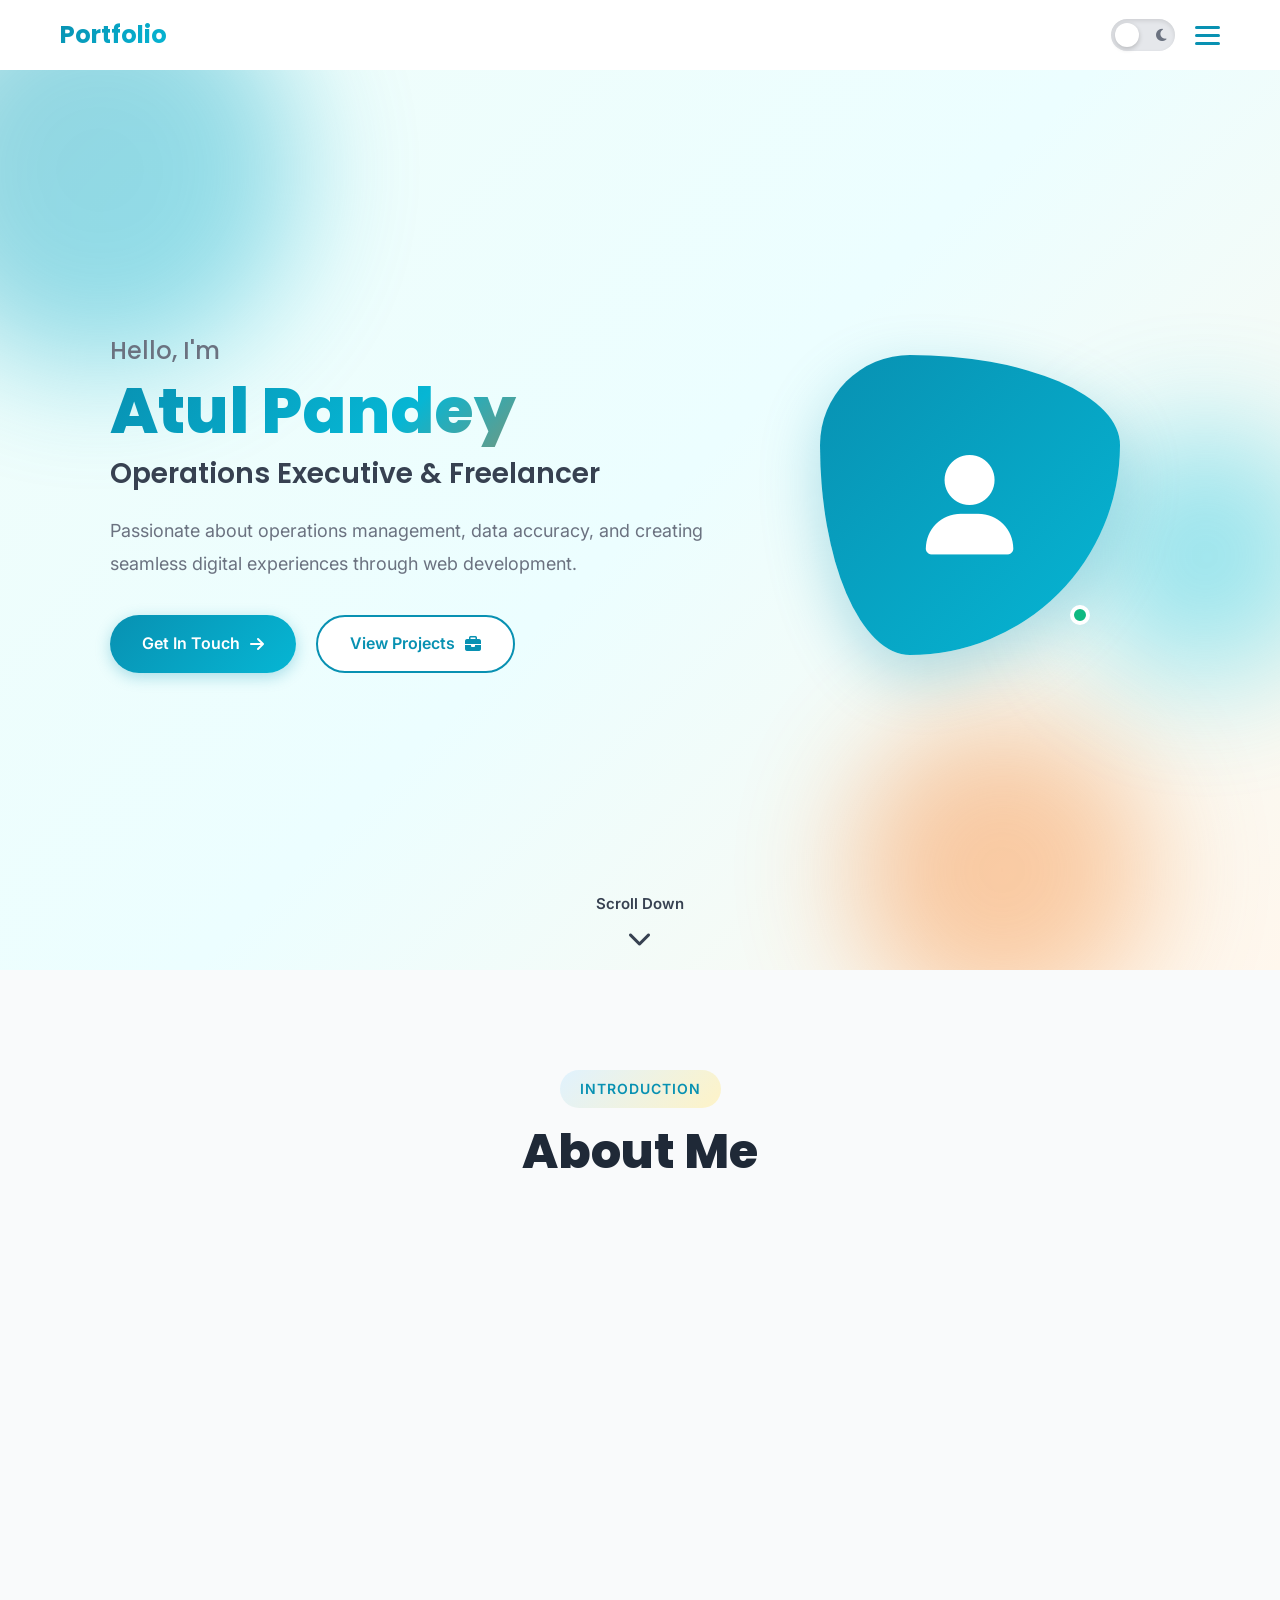
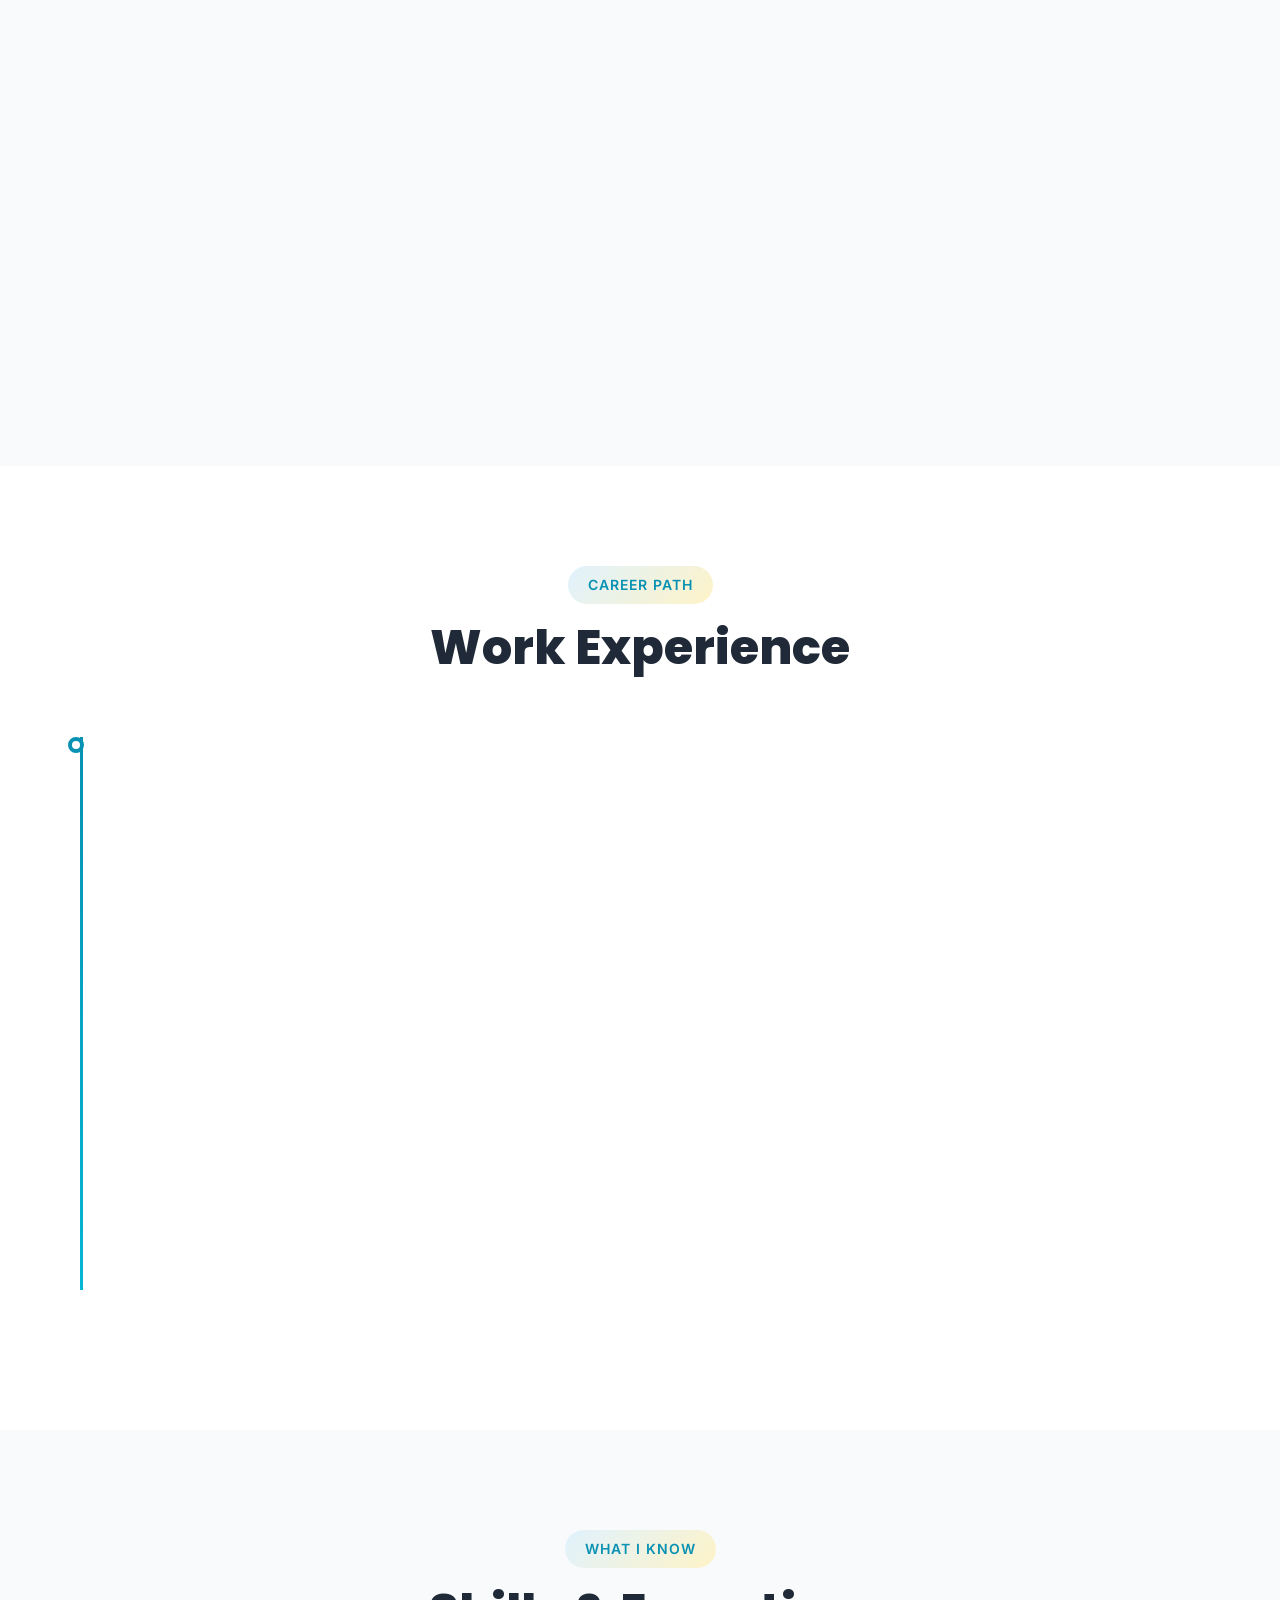
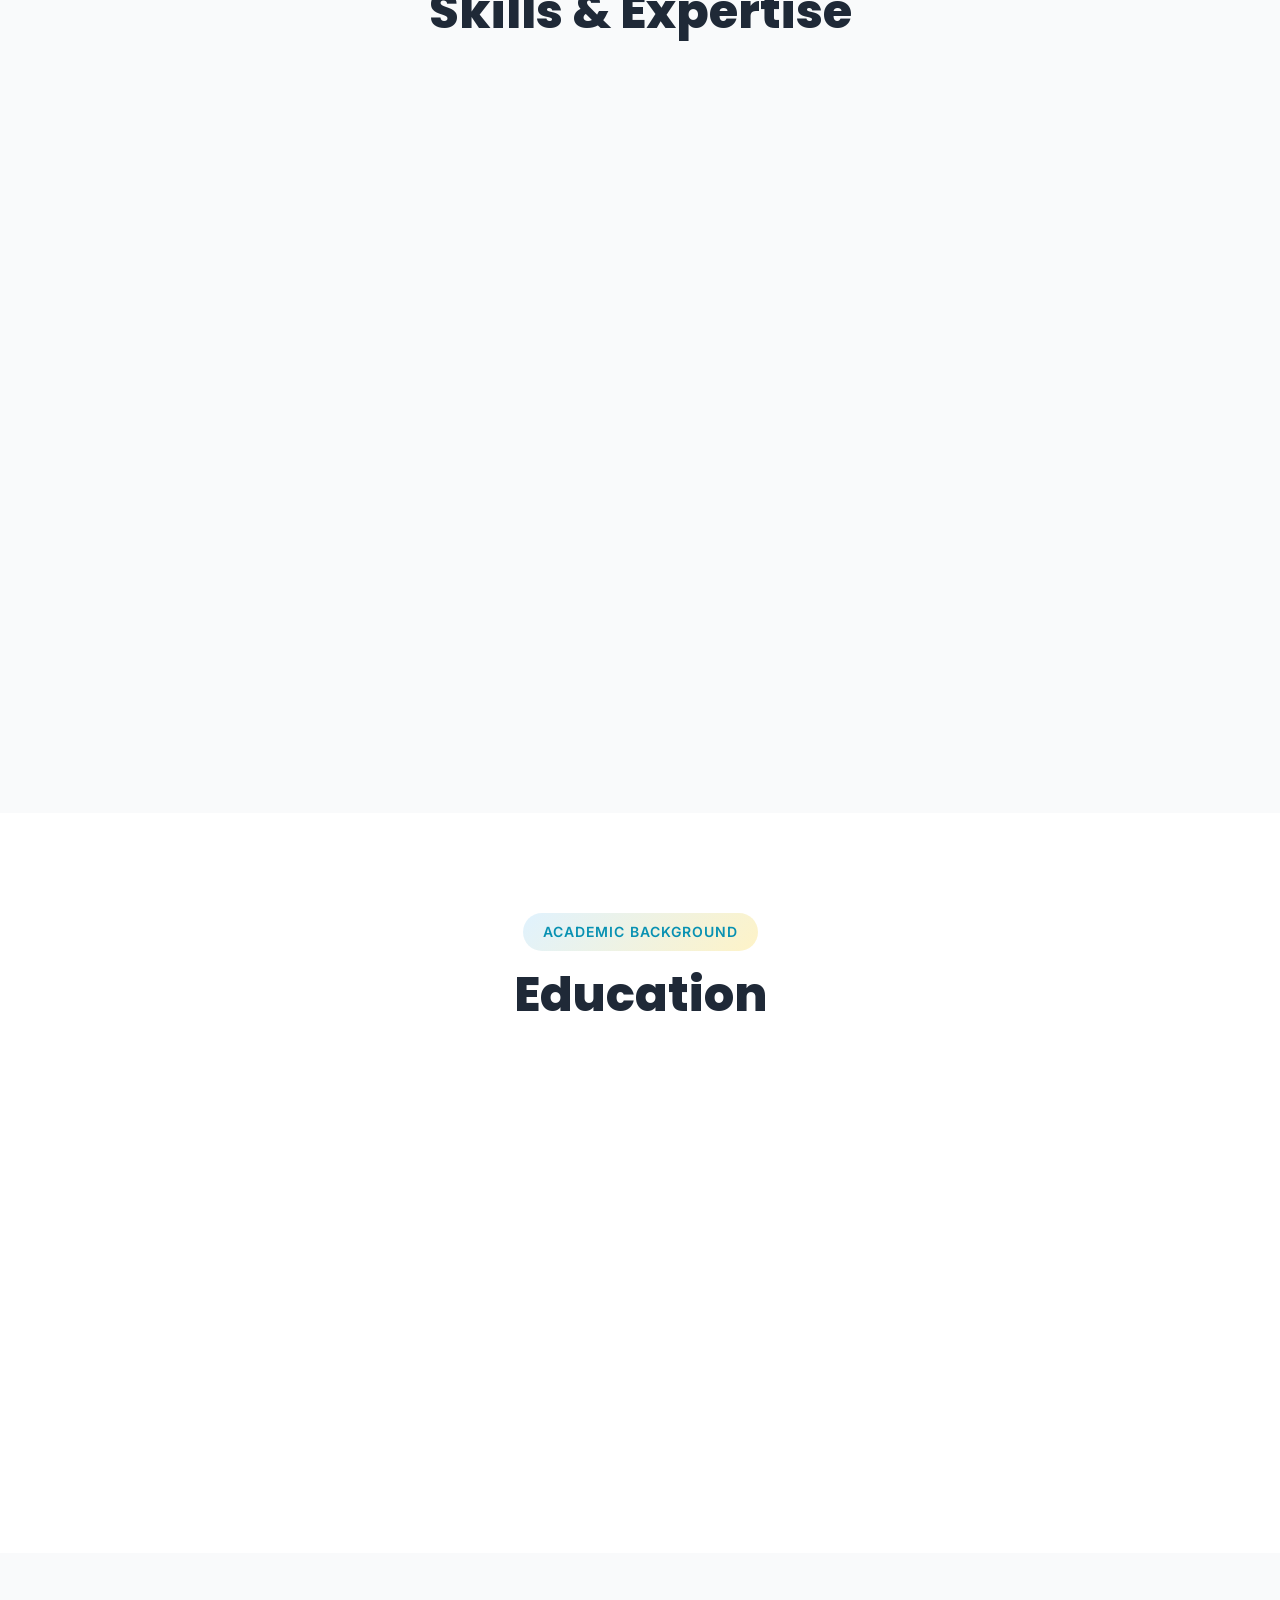
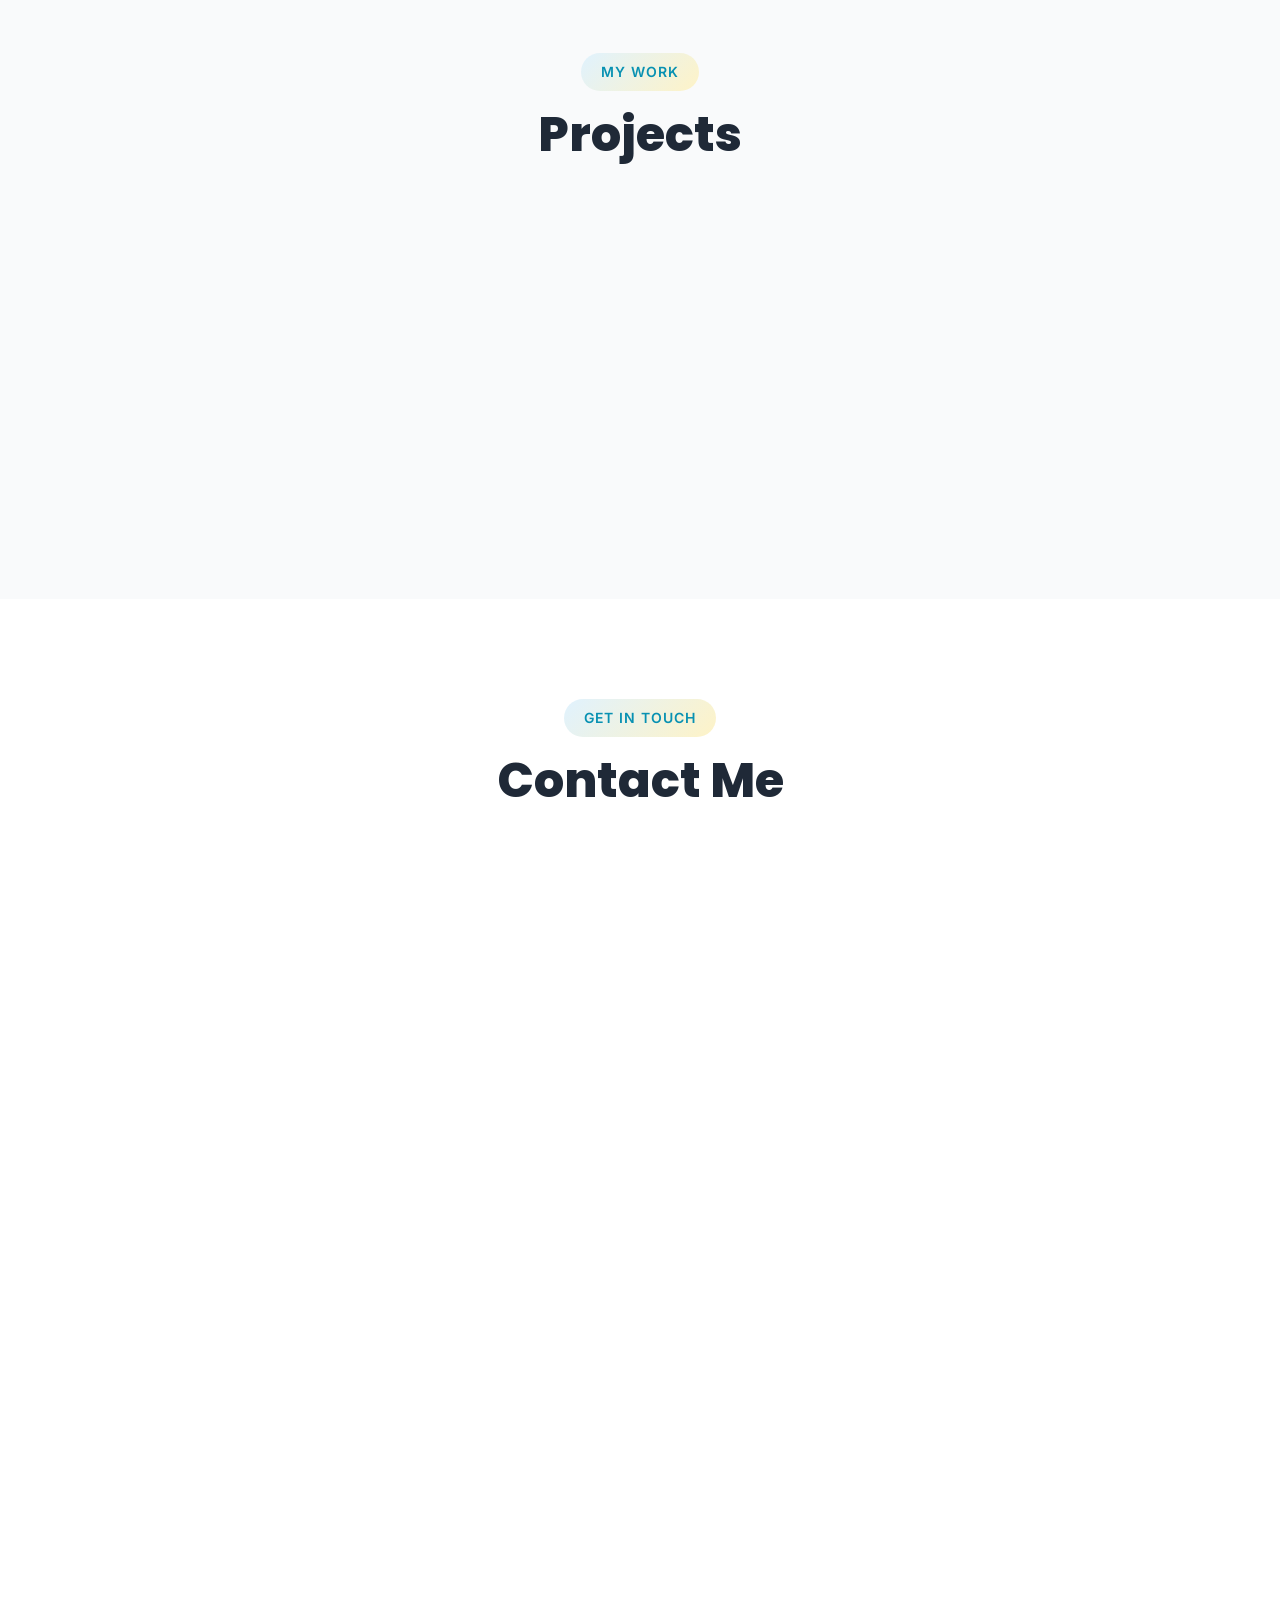
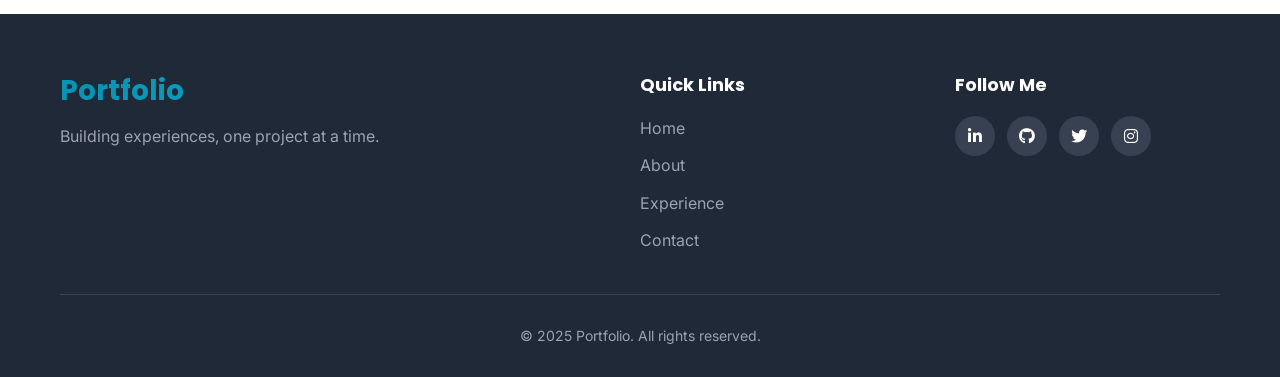
<file: index.html>
<!doctype html>
<html lang="en">
  <head>
    <meta charset="UTF-8" />
    <meta name="viewport" content="width=device-width, initial-scale=1.0" />
    <meta
      name="description"
      content="Professional Resume - Operations Executive & Freelancer"
    />
    <title>My Resume - Portfolio</title>

    <!-- Google Fonts -->
    <link rel="preconnect" href="https://fonts.googleapis.com" />

    <link rel="preconnect" href="https://fonts.gstatic.com" crossorigin />
    <link
      href="https://fonts.googleapis.com/css2?family=Poppins:wght@300;400;500;600;700;800&family=Inter:wght@300;400;500;600&display=swap"
      rel="stylesheet"
    />

    <!-- Font Awesome Icons -->
    <link
      rel="stylesheet"
      href="https://cdnjs.cloudflare.com/ajax/libs/font-awesome/6.5.1/css/all.min.css"
    />

    <!-- Custom CSS -->
    <link rel="stylesheet" href="resume.css" />
  </head>
  <body>
    <!-- Navigation -->
    <div class="nav-container">
      <div class="nav-logo">
        <span class="logo-text">Portfolio</span>
      </div>

      <ul class="nav-menu" id="navMenu">
        <li><a href="#about" class="nav-link active">Introduction</a></li>
        <li><a href="#experience" class="nav-link">Career Path</a></li>
        <li><a href="#skills" class="nav-link">What I Know</a></li>
        <li><a href="#skills" class="nav-link">Technical Skills</a></li>
        <li><a href="#education" class="nav-link">Academic Background</a></li>
        <li><a href="#projects" class="nav-link">My Work</a></li>
        <li><a href="#contact" class="nav-link">Get In Touch</a></li>
      </ul>
      <div class="nav-actions">
        <label class="switch" aria-label="Toggle Dark Mode">
          <input type="checkbox" id="dark_mode_checkbox" />
          <span class="slider">
            <i class="fas fa-sun sun-icon"></i>
            <i class="fas fa-moon moon-icon"></i>
          </span>
        </label>

        <div class="nav-toggle" id="navToggle">
          <span></span>
          <span></span>
          <span></span>
        </div>
      </div>
    </div>

    <!-- Hero Section -->
    <section id="home" class="hero-section">
      <div class="hero-background">
        <div class="hero-shape shape-1"></div>
        <div class="hero-shape shape-2"></div>
        <div class="hero-shape shape-3"></div>
      </div>
      <div class="hero-content">
        <div class="hero-text">
          <h1 class="hero-title">
            <span class="title-line">Hello, I'm</span>
            <span class="title-name">Atul Pandey</span>

            <span class="title-role">Operations Executive & Freelancer</span>
          </h1>
          <p class="hero-description">
            Passionate about operations management, data accuracy, and creating
            seamless digital experiences through web development.
          </p>
          <div class="hero-buttons">
            <a href="#contact" class="btn btn-primary">
              <span>Get In Touch</span>
              <i class="fas fa-arrow-right"></i>
            </a>
            <a href="#projects" class="btn btn-secondary">
              <span>View Projects</span>
              <i class="fas fa-briefcase"></i>
            </a>
          </div>
        </div>
        <div class="hero-image">
          <div class="profile-card">
            <div class="profile-image-wrapper">
              <div class="profile-image">
                <i class="fas fa-user"></i>
              </div>
              <div class="profile-status"></div>
            </div>
          </div>
        </div>
      </div>
      <div class="scroll-indicator">
        <span>Scroll Down</span>
        <i class="fas fa-chevron-down"></i>
      </div>
    </section>

    <!-- About Section -->
    <section id="about" class="section about-section">
      <div class="container">
        <div class="section-header">
          <span class="section-tag">Introduction</span>
          <h2 class="section-title">About Me</h2>
        </div>
        <div class="about-content">
          <div class="about-text">
            <p>
              Lorem ipsum dolor sit amet, consectetur adipiscing elit. Sed do
              eiusmod tempor incididunt ut labore et dolore magna aliqua. Ut
              enim ad minim veniam, quis nostrud exercitation ullamco laboris
              nisi ut aliquip ex ea commodo consequat.
            </p>
            <p>
              Duis aute irure dolor in reprehenderit in voluptate velit esse
              cillum dolore eu fugiat nulla pariatur. Excepteur sint occaecat
              cupidatat non proident, sunt in culpa qui officia deserunt mollit
              anim id est laborum.
            </p>
            <div class="about-stats">
              <div class="stat-item">
                <div class="stat-number">6+</div>
                <div class="stat-label">Months Experience</div>
              </div>
              <div class="stat-item">
                <div class="stat-number">3+</div>
                <div class="stat-label">Projects</div>
              </div>
              <div class="stat-item">
                <div class="stat-number">10+</div>
                <div class="stat-label">Skills</div>
              </div>
            </div>
          </div>
          <div class="about-highlights">
            <div class="highlight-card">
              <div class="highlight-icon">
                <i class="fas fa-lightbulb"></i>
              </div>
              <h3>Problem Solver</h3>
              <p>
                Analytical thinker with strong attention to detail and process
                optimization skills.
              </p>
            </div>
            <div class="highlight-card">
              <div class="highlight-icon">
                <i class="fas fa-users"></i>
              </div>
              <h3>Team Player</h3>
              <p>
                Collaborative professional with excellent coordination and
                communication abilities.
              </p>
            </div>
            <div class="highlight-card">
              <div class="highlight-icon">
                <i class="fas fa-code"></i>
              </div>
              <h3>Tech Enthusiast</h3>
              <p>
                Continuously learning web technologies and digital tools to
                enhance capabilities.
              </p>
            </div>
          </div>
        </div>
      </div>
    </section>

    <!-- Experience Section -->
    <section id="experience" class="section experience-section">
      <div class="container">
        <div class="section-header">
          <span class="section-tag">Career Path</span>
          <h2 class="section-title">Work Experience</h2>
        </div>
        <div class="timeline">
          <div class="timeline-item">
            <div class="timeline-marker"></div>
            <div class="timeline-content">
              <div class="experience-card">
                <div class="experience-header">
                  <div class="experience-title-group">
                    <h3 class="experience-title">Operations Executive</h3>
                    <div class="company-info">
                      <span class="company-name">KreditBee</span>
                      <span class="company-location">Bangalore</span>
                    </div>
                  </div>
                  <span class="experience-date">
                    <i class="fas fa-calendar-alt"></i>
                    Sep 2025 – Mar 2026
                  </span>
                </div>
                <div class="company-description">
                  <p>
                    <strong>About KreditBee:</strong> KreditBee is a leading
                    digital lending platform in India that provides instant
                    personal loans and credit solutions through its mobile app.
                    The company leverages technology and data analytics to offer
                    quick, paperless loans to millions of customers.
                  </p>
                </div>
                <ul class="experience-responsibilities">
                  <li>
                    <i class="fas fa-check-circle"></i> Managing customer
                    profile completion and verification using internal systems.
                  </li>
                  <li>
                    <i class="fas fa-check-circle"></i> Reviewing and validating
                    customer information and documentation for accuracy.
                  </li>
                  <li>
                    <i class="fas fa-check-circle"></i> Handling high-volume
                    data operations while maintaining strong attention to
                    detail.
                  </li>
                  <li>
                    <i class="fas fa-check-circle"></i> Coordinating with
                    internal teams to resolve profile discrepancies and
                    operational issues.
                  </li>
                  <li>
                    <i class="fas fa-check-circle"></i> Maintaining
                    documentation and records in accordance with company
                    procedures.
                  </li>
                  <li>
                    <i class="fas fa-check-circle"></i> Meeting daily
                    operational productivity and quality targets.
                  </li>
                </ul>
                <div class="experience-tools">
                  <span class="tool-label">Tools & Platforms:</span>
                  <div class="tool-tags">
                    <span class="tool-tag">Zoho</span>
                    <span class="tool-tag">Ameyo</span>
                    <span class="tool-tag">Darwinbox</span>
                  </div>
                </div>
              </div>
            </div>
          </div>
        </div>
      </div>
    </section>

    <!-- Skills Section -->
    <section id="skills" class="section skills-section">
      <div class="container">
        <div class="section-header">
          <span class="section-tag">What I Know</span>
          <h2 class="section-title">Skills & Expertise</h2>
        </div>
        <div class="skills-grid">
          <div class="skill-category">
            <div class="category-header">
              <i class="fas fa-briefcase"></i>
              <h3>Professional Skills</h3>
            </div>
            <div class="skill-list">
              <div class="skill-item">
                <span class="skill-name">Operations Support</span>
                <div class="skill-bar">
                  <div class="skill-progress" data-progress="90"></div>
                </div>
              </div>
              <div class="skill-item">
                <span class="skill-name">Data Entry & Documentation</span>
                <div class="skill-bar">
                  <div class="skill-progress" data-progress="95"></div>
                </div>
              </div>
              <div class="skill-item">
                <span class="skill-name">Customer Profile Verification</span>
                <div class="skill-bar">
                  <div class="skill-progress" data-progress="88"></div>
                </div>
              </div>
              <div class="skill-item">
                <span class="skill-name">Process Coordination</span>
                <div class="skill-bar">
                  <div class="skill-progress" data-progress="85"></div>
                </div>
              </div>
              <div class="skill-item">
                <span class="skill-name">Problem Solving</span>
                <div class="skill-bar">
                  <div class="skill-progress" data-progress="92"></div>
                </div>
              </div>
              <div class="skill-item">
                <span class="skill-name">Attention to Detail</span>
                <div class="skill-bar">
                  <div class="skill-progress" data-progress="96"></div>
                </div>
              </div>
              <div class="skill-item">
                <span class="skill-name">Team Collaboration</span>
                <div class="skill-bar">
                  <div class="skill-progress" data-progress="90"></div>
                </div>
              </div>
            </div>
          </div>

          <div class="skill-category">
            <div class="category-header">
              <i class="fas fa-laptop-code"></i>
              <h3>Technical Skills</h3>
            </div>
            <div class="tech-skills">
              <div class="tech-skill-card">
                <div class="tech-icon">
                  <i class="fab fa-html5"></i>
                </div>
                <span>HTML</span>
              </div>
              <div class="tech-skill-card">
                <div class="tech-icon">
                  <i class="fab fa-css3-alt"></i>
                </div>
                <span>CSS</span>
              </div>
              <div class="tech-skill-card">
                <div class="tech-icon">
                  <i class="fab fa-bootstrap"></i>
                </div>
                <span>Bootstrap</span>
              </div>
              <div class="tech-skill-card">
                <div class="tech-icon">
                  <i class="fab fa-js"></i>
                </div>
                <span>JavaScript</span>
              </div>
              <div class="tech-skill-card">
                <div class="tech-icon">
                  <i class="fas fa-palette"></i>
                </div>
                <span>Photoshop</span>
              </div>
              <div class="tech-skill-card">
                <div class="tech-icon">
                  <i class="fas fa-robot"></i>
                </div>
                <span>Basic AI Tools</span>
              </div>
            </div>
          </div>
        </div>
      </div>
    </section>

    <!-- Education Section -->
    <section id="education" class="section education-section">
      <div class="container">
        <div class="section-header">
          <span class="section-tag">Academic Background</span>
          <h2 class="section-title">Education</h2>
        </div>
        <div class="education-grid">
          <div class="education-card">
            <div class="education-icon">
              <i class="fas fa-graduation-cap"></i>
            </div>
            <div class="education-content">
              <h3 class="education-degree">Bachelor of Commerce (B.Com)</h3>
              <p class="education-institution">
                Prof. Rajendra Singh (Raju Bhaiya) University
              </p>
              <p class="education-location">Prayagraj</p>
              <span class="education-year">2021 – 2024</span>
            </div>
          </div>

          <div class="education-card">
            <div class="education-icon">
              <i class="fas fa-school"></i>
            </div>
            <div class="education-content">
              <h3 class="education-degree">Higher Secondary</h3>
              <p class="education-institution">Kendriya Vidyalaya New Cantt</p>
              <p class="education-location">Prayagraj</p>
              <span class="education-year">2021</span>
            </div>
          </div>

          <div class="education-card">
            <div class="education-icon">
              <i class="fas fa-book"></i>
            </div>
            <div class="education-content">
              <h3 class="education-degree">High School</h3>
              <p class="education-institution">Kendriya Vidyalaya Thakkolam</p>
              <p class="education-location">Arakkonam</p>
              <span class="education-year">2019</span>
            </div>
          </div>
        </div>
      </div>
    </section>

    <!-- Projects Section -->
    <section id="projects" class="section projects-section">
      <div class="container">
        <div class="section-header">
          <span class="section-tag">My Work</span>
          <h2 class="section-title">Projects</h2>
        </div>
        <div class="projects-grid">
          <div class="project-card">
            <a href="./rock-paper-sci/index.html">
              <div class="project-placeholder">
                <i class="fas fa-image"></i>
                <p>Project 1</p>
                <span>Add your project image/details here</span>
              </div></a
            >
          </div>

          <div class="project-card">
            <div class="project-placeholder">
              <i class="fas fa-image"></i>
              <p>Project 2</p>
              <span>Add your project image/details here</span>
            </div>
          </div>

          <div class="project-card">
            <div class="project-placeholder">
              <i class="fas fa-image"></i>
              <p>Project 3</p>
              <span>Add your project image/details here</span>
            </div>
          </div>
        </div>
      </div>
    </section>

    <!-- Contact Section -->
    <section id="contact" class="section contact-section">
      <div class="container">
        <div class="section-header">
          <span class="section-tag">Get In Touch</span>
          <h2 class="section-title">Contact Me</h2>
        </div>
        <div class="contact-content">
          <div class="contact-info">
            <div class="contact-intro">
              <h3>Let's Connect!</h3>
              <p>
                Feel free to reach out for collaborations, opportunities, or
                just a friendly chat.
              </p>
            </div>
            <div class="contact-methods">
              <div class="contact-method">
                <div class="method-icon">
                  <i class="fas fa-envelope"></i>
                </div>
                <div class="method-info">
                  <h4>Email</h4>
                  <p>atulpandey1009@gmail.com</p>
                </div>
              </div>
              <div class="contact-method">
                <div class="method-icon">
                  <i class="fas fa-phone"></i>
                </div>
                <div class="method-info">
                  <h4>Phone</h4>
                  <p>+91 9360304209</p>
                </div>
              </div>
              <div class="contact-method">
                <div class="method-icon">
                  <i class="fas fa-map-marker-alt"></i>
                </div>
                <div class="method-info">
                  <h4>Location</h4>
                  <p>Bangalore, India</p>
                </div>
              </div>
            </div>
            <div class="social-links">
              <a href="#" class="social-link" aria-label="LinkedIn">
                <i class="fab fa-linkedin-in"></i>
              </a>
              <a href="#" class="social-link" aria-label="GitHub">
                <i class="fab fa-github"></i>
              </a>
              <a href="#" class="social-link" aria-label="Twitter">
                <i class="fab fa-twitter"></i>
              </a>
              <a href="#" class="social-link" aria-label="Instagram">
                <i class="fab fa-instagram"></i>
              </a>
            </div>
          </div>
          <div class="contact-form-wrapper">
            <form id="contactForm" class="contact-form">
              <div class="form-group">
                <label for="name">Your Name</label>
                <input type="text" id="name" name="name" required />
              </div>
              <div class="form-group">
                <label for="email">Your Email</label>
                <input type="email" id="email" name="email" required />
              </div>
              <div class="form-group">
                <label for="subject">Subject</label>
                <input type="text" id="subject" name="subject" required />
              </div>
              <div class="form-group">
                <label for="message">Message</label>
                <textarea
                  id="message"
                  name="message"
                  rows="5"
                  required
                ></textarea>
              </div>
              <button type="submit" class="btn btn-primary btn-full">
                <span>Send Message</span>
                <i class="fas fa-paper-plane"></i>
              </button>
            </form>
          </div>
        </div>
      </div>
    </section>

    <!-- Footer -->
    <footer class="footer">
      <div class="container">
        <div class="footer-content">
          <div class="footer-brand">
            <h3>Portfolio</h3>
            <p>Building experiences, one project at a time.</p>
          </div>
          <div class="footer-links">
            <h4>Quick Links</h4>
            <ul>
              <li><a href="#home">Home</a></li>
              <li><a href="#about">About</a></li>
              <li><a href="#experience">Experience</a></li>
              <li><a href="#contact">Contact</a></li>
            </ul>
          </div>
          <div class="footer-social">
            <h4>Follow Me</h4>
            <div class="footer-social-links">
              <a
                href="https://www.linkedin.com/in/atul-kpandey/"
                aria-label="LinkedIn"
                ><i class="fab fa-linkedin-in"></i
              ></a>
              <a href="https://github.com/atulpandey939" aria-label="GitHub"
                ><i class="fab fa-github"></i
              ></a>
              <a href="#" aria-label="Twitter"
                ><i class="fab fa-twitter"></i
              ></a>
              <a href="#" aria-label="Instagram"
                ><i class="fab fa-instagram"></i
              ></a>
            </div>
          </div>
        </div>
        <div class="footer-bottom">
          <p>&copy; 2025 Portfolio. All rights reserved.</p>
        </div>
      </div>
    </footer>

    <!-- Scroll to Top Button -->
    <button id="scrollTopBtn" class="scroll-top-btn" aria-label="Scroll to top">
      <i class="fas fa-arrow-up"></i>
    </button>

    <!-- Custom JavaScript -->
    <script src="resume.js"></script>
  </body>
</html>
</file>
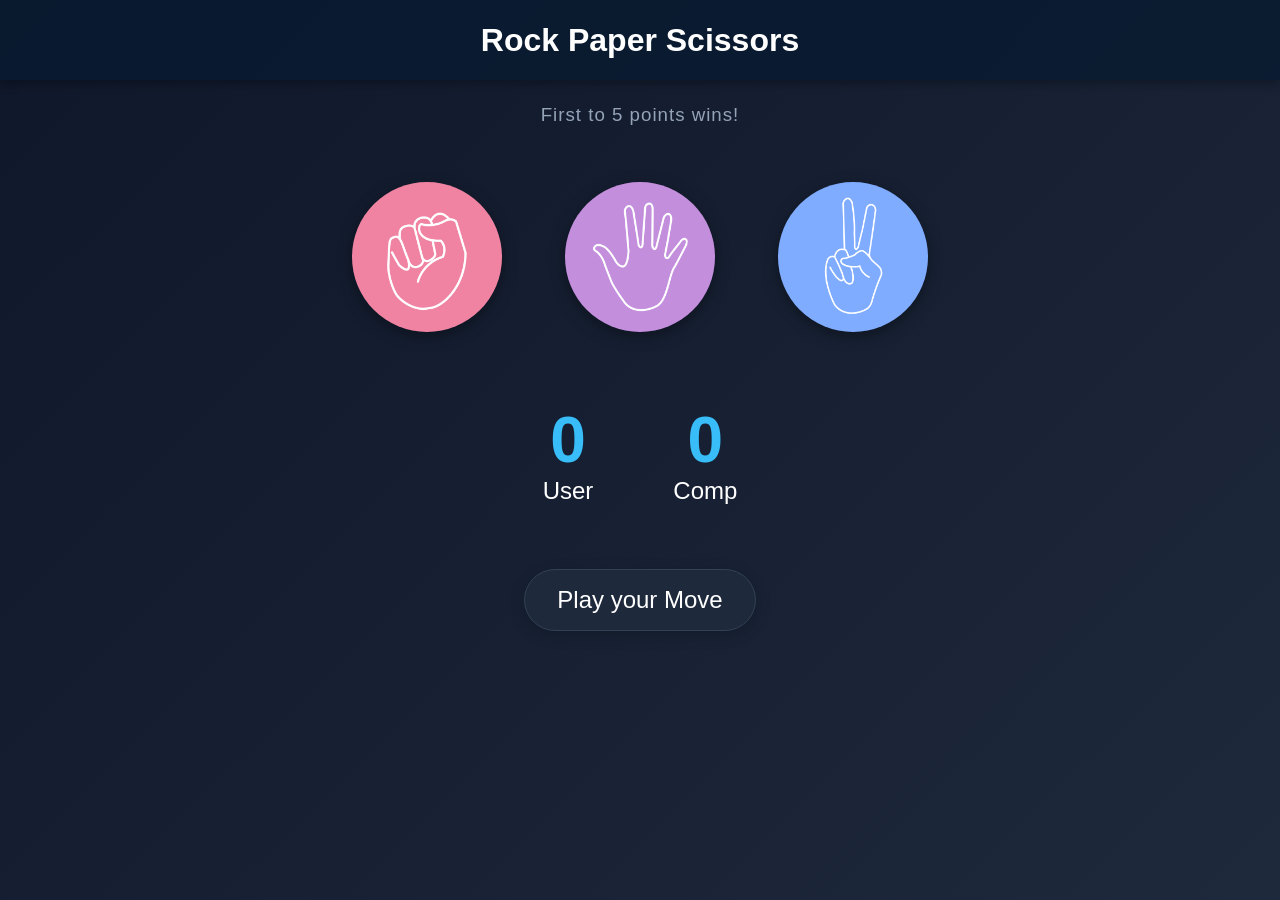
<file: rock-paper-sci/index.html>
<!doctype html>
<html lang="en">
  <head>
    <meta charset="UTF-8" />
    <meta name="viewport" content="width=device-width, initial-scale=1.0" />
    <title>Rock Paper Scissors</title>
    <link rel="stylesheet" href="app.css" />
  </head>
  <body>
    <h1>Rock Paper Scissors</h1>
    <h3 id="match-status">First to 5 points wins!</h3>

    <div class="choices">
      <div class="choice" id="Rock">
        <img src="images/rock.png" alt="Rock" />
      </div>
      <div class="choice" id="Paper">
        <img src="images/paper.png" alt="Paper" />
      </div>
      <div class="choice" id="Scissors">
        <img src="images/scissors.png" alt="Scissors" />
      </div>
    </div>

    <div class="scoreboard">
      <div class="score">
        <p id="userScore">0</p>
        <p>User</p>
      </div>
      <div class="score">
        <p id="compScore">0</p>
        <p>Comp</p>
      </div>
    </div>

    <div class="msgContainer">
      <p class="msg" id="msg">Play your Move</p>
    </div>

    <!-- New Reset Button -->
    <button id="reset-btn" class="hide">Play Again</button>

    <script src="app.js" charset="UTF-8"></script>
  </body>
</html>
</file>
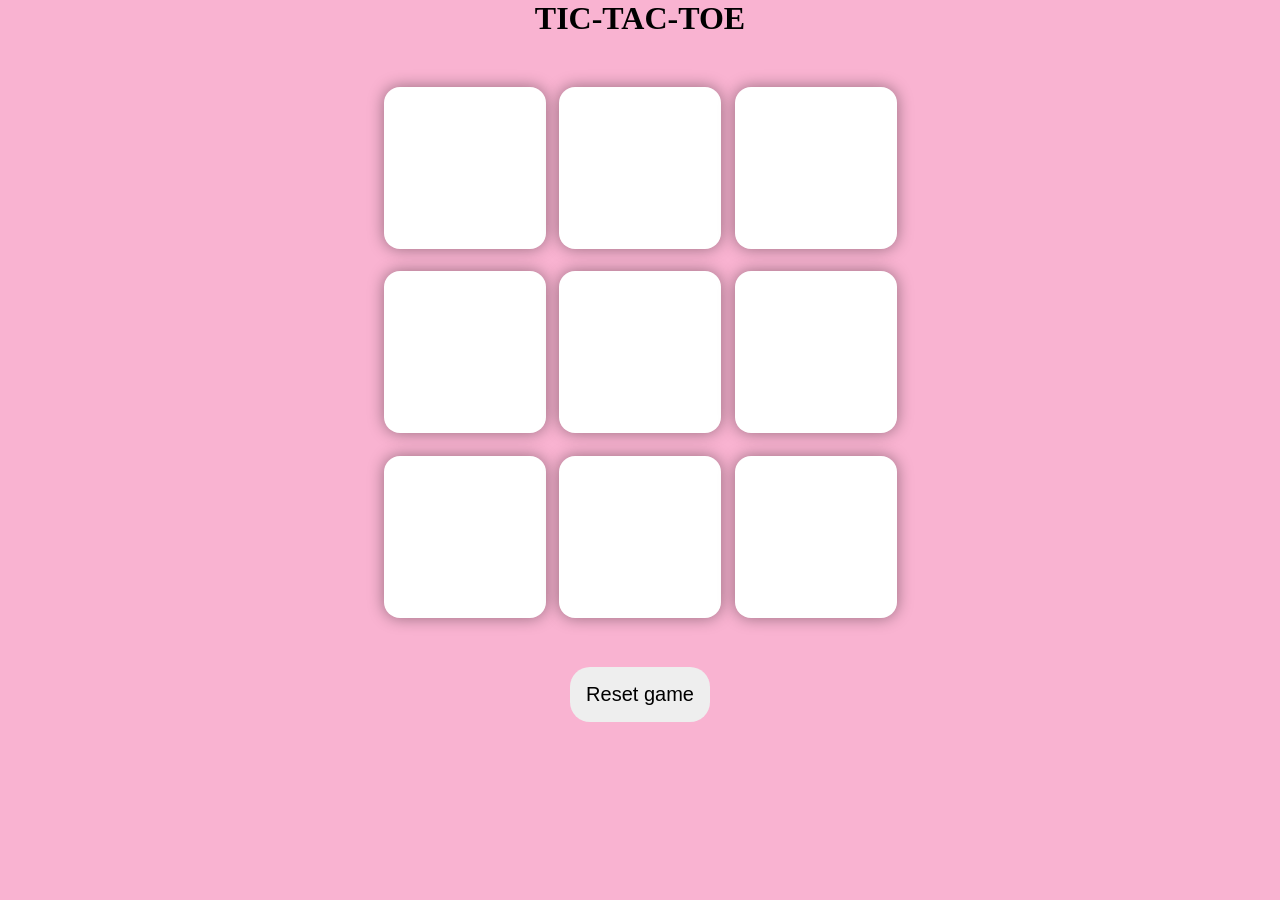
<file: tic-tac-toe/index.html>
<!DOCTYPE html>
<html lang="en">
  <head>
    <meta charset="UTF-8" />
    <meta name="viewport" content="width=device-width, initial-scale=1.0" />
    <title>TIC-TAC-TOE</title>
    <link rel="stylesheet" href="style.css" />
  </head>
  <body>
    <div class="msg-container hide">
      <p id="msg">Winner</p>
      <button id="new-btn">New Game</button>
    </div>
    <main>
      <h1>TIC-TAC-TOE</h1>
      <div class="container">
        <div class="game">
          <button class="box"></button>
          <button class="box"></button>
          <button class="box"></button>
          <button class="box"></button>
          <button class="box"></button>
          <button class="box"></button>
          <button class="box"></button>
          <button class="box"></button>
          <button class="box"></button>
        </div>
      </div>
      <button id="reset-btn">Reset game</button>
    </main>
    <script src="app.js" charset="UTF-8"></script>
  </body>
</html>
</file>
<file: resume.css>
/* ========================================
   RESET & BASE STYLES
   ======================================== */
* {
  margin: 0;
  padding: 0;
  box-sizing: border-box;
}

html {
  scroll-behavior: smooth;
  font-size: 16px;
}

body {
  font-family:
    "Inter",
    -apple-system,
    BlinkMacSystemFont,
    "Segoe UI",
    Roboto,
    Oxygen,
    Ubuntu,
    Cantarell,
    sans-serif;
  line-height: 1.6;
  color: #1a1a1a;
  background: #ffffff;
  overflow-x: hidden;
}

h1,
h2,
h3,
h4,
h5,
h6 {
  font-family: "Poppins", sans-serif;
  font-weight: 700;
  line-height: 1.2;
}

a {
  text-decoration: none;
  color: inherit;
}

ul {
  list-style: none;
}

img {
  max-width: 100%;
  height: auto;
  display: block;
}

button {
  border: none;
  background: none;
  cursor: pointer;
  font-family: inherit;
}

/* ========================================
   UTILITIES
   ======================================== */
.container {
  max-width: 1200px;
  margin: 0 auto;
  padding: 0 20px;
}

.section {
  padding: 100px 0;
  position: relative;
}

/* ========================================
   NAVIGATION
   ======================================== */
.navbar {
  position: fixed;
  top: 0;
  left: 0;
  width: 100%;
  background: rgba(255, 255, 255, 0.98);
  backdrop-filter: blur(10px);
  box-shadow: 0 2px 20px rgba(0, 0, 0, 0.08);
  z-index: 1000;
  transition:
    background 0.3s ease,
    box-shadow 0.3s ease;
}

.navbar.scrolled {
  background: rgba(255, 255, 255, 0.95);
  box-shadow: 0 2px 30px rgba(0, 0, 0, 0.12);
}

.nav-container {
  max-width: 1200px;
  margin: 0 auto;
  padding: 0 20px;
  display: flex;
  justify-content: space-between;
  align-items: center;
  height: 70px;
}

.nav-logo .logo-text {
  font-family: "Poppins", sans-serif;
  font-size: 24px;
  font-weight: 700;
  background: linear-gradient(135deg, #0891b2 0%, #06b6d4 100%);
  -webkit-background-clip: text;
  -webkit-text-fill-color: transparent;
  background-clip: text;
}

.nav-link {
  font-size: 15px;
  font-weight: 500;
  color: #4b5563;
  transition: color 0.3s ease;
  position: relative;
}

.nav-link::after {
  content: "";
  position: absolute;
  bottom: -5px;
  left: 0;
  width: 0;
  height: 2px;
  background: linear-gradient(135deg, #0891b2 0%, #06b6d4 100%);
  transition: width 0.3s ease;
}

.nav-link:hover,
.nav-link.active {
  color: #0891b2;
}

.nav-link:hover::after,
.nav-link.active::after {
  width: 100%;
}

/* ========================================
   HERO SECTION
   ======================================== */
.hero-section {
  min-height: 100vh;
  display: flex;
  align-items: center;
  justify-content: center;
  position: relative;
  padding-top: 70px;
  overflow: hidden;
}

.hero-background {
  position: absolute;
  top: 0;
  left: 0;
  width: 100%;
  height: 100%;
  z-index: 0;
  background: linear-gradient(135deg, #f0fdfa 0%, #ecfeff 50%, #fff7ed 100%);
}

.hero-shape {
  position: absolute;
  border-radius: 50%;
  filter: blur(60px);
  opacity: 0.4;
  animation: float 20s ease-in-out infinite;
}

.hero-shape.shape-1 {
  width: 400px;
  height: 400px;
  background: linear-gradient(135deg, #0891b2, #06b6d4);
  top: -100px;
  left: -100px;
  animation-delay: 0s;
}

.hero-shape.shape-2 {
  width: 300px;
  height: 300px;
  background: linear-gradient(135deg, #f97316, #fb923c);
  bottom: -50px;
  right: 10%;
  animation-delay: 7s;
}

.hero-shape.shape-3 {
  width: 250px;
  height: 250px;
  background: linear-gradient(135deg, #06b6d4, #22d3ee);
  top: 40%;
  right: -50px;
  animation-delay: 14s;
}

@keyframes float {
  0%,
  100% {
    transform: translate(0, 0) scale(1);
  }
  33% {
    transform: translate(30px, -30px) scale(1.1);
  }
  66% {
    transform: translate(-20px, 20px) scale(0.9);
  }
}

.hero-content {
  position: relative;
  z-index: 1;
  max-width: 1200px;
  margin: 0 auto;
  padding: 0 20px 100px 20px; /* Added 100px of padding to the bottom as a safe zone */
  display: grid;
  grid-template-columns: 1.2fr 0.8fr;
  gap: 60px;
  align-items: center;
}

.hero-text {
  animation: fadeInUp 0.8s ease-out;
}

.hero-title {
  display: flex;
  flex-direction: column;
  gap: 10px;
  margin-bottom: 25px;
}

.title-line {
  font-size: 24px;
  font-weight: 500;
  color: #6b7280;
}

.title-name {
  font-size: 64px;
  font-weight: 800;
  background: linear-gradient(135deg, #0891b2 0%, #06b6d4 50%, #f97316 100%);
  -webkit-background-clip: text;
  -webkit-text-fill-color: transparent;
  background-clip: text;
  line-height: 1.1;
}

.title-role {
  font-size: 28px;
  font-weight: 600;
  color: #374151;
}

.hero-description {
  font-size: 18px;
  color: #6b7280;
  max-width: 600px;
  margin-bottom: 35px;
  line-height: 1.8;
}

.hero-buttons {
  display: flex;
  gap: 20px;
  flex-wrap: wrap;
}

.btn {
  display: inline-flex;
  align-items: center;
  gap: 10px;
  padding: 14px 32px;
  font-size: 16px;
  font-weight: 600;
  border-radius: 50px;
  transition: all 0.3s ease;
  cursor: pointer;
}

.btn-primary {
  background: linear-gradient(135deg, #0891b2 0%, #06b6d4 100%);
  color: white;
  box-shadow: 0 4px 15px rgba(8, 145, 178, 0.3);
}

.btn-primary:hover {
  transform: translateY(-3px);
  box-shadow: 0 6px 25px rgba(8, 145, 178, 0.4);
}

.btn-secondary {
  background: white;
  color: #0891b2;
  border: 2px solid #0891b2;
}

.btn-secondary:hover {
  background: #0891b2;
  color: white;
  transform: translateY(-3px);
}

.hero-image {
  display: flex;
  justify-content: center;
  align-items: center;
  animation: fadeInRight 0.8s ease-out;
}

.profile-card {
  position: relative;
}

.profile-image-wrapper {
  position: relative;
  width: 300px;
  height: 300px;
}

.profile-image {
  width: 100%;
  height: 100%;
  border-radius: 30% 70% 70% 30% / 30% 30% 70% 70%;
  background: linear-gradient(135deg, #0891b2 0%, #06b6d4 100%);
  display: flex;
  align-items: center;
  justify-content: center;
  font-size: 100px;
  color: white;
  box-shadow: 0 20px 60px rgba(8, 145, 178, 0.3);
  animation: morphing 8s ease-in-out infinite;
}

@keyframes morphing {
  0%,
  100% {
    border-radius: 30% 70% 70% 30% / 30% 30% 70% 70%;
  }
  25% {
    border-radius: 58% 42% 75% 25% / 76% 46% 54% 24%;
  }
  50% {
    border-radius: 50% 50% 33% 67% / 55% 27% 73% 45%;
  }
  75% {
    border-radius: 33% 67% 58% 42% / 63% 68% 32% 37%;
  }
}

.profile-status {
  position: absolute;
  bottom: 30px;
  right: 30px;
  width: 20px;
  height: 20px;
  background: #10b981;
  border: 4px solid white;
  border-radius: 50%;
  animation: pulse 2s ease-in-out infinite;
}

@keyframes pulse {
  0%,
  100% {
    transform: scale(1);
    opacity: 1;
  }
  50% {
    transform: scale(1.2);
    opacity: 0.8;
  }
}

.scroll-indicator {
  position: absolute;
  bottom: 20px;
  left: 50%;
  transform: translateX(-50%);
  display: flex;
  flex-direction: column;
  align-items: center;
  gap: 10px;
  color: #374151; /* Darker text for Light Mode */
  font-size: 15px;
  font-weight: 600; /* Makes the text bolder and easier to read */
  animation: bounce 2s ease-in-out infinite;
  z-index: 10;
}

/* Makes the arrow icon slightly larger than the text */
.scroll-indicator i {
  font-size: 24px;
}

@keyframes bounce {
  0%,
  100% {
    transform: translate(-50%, 0);
  }
  50% {
    transform: translate(-50%, 10px);
  }
}

/* ========================================
   SECTION HEADER
   ======================================== */
.section-header {
  text-align: center;
  margin-bottom: 60px;
}

.section-tag {
  display: inline-block;
  padding: 8px 20px;
  background: linear-gradient(135deg, #e0f2fe 0%, #fef3c7 100%);
  color: #0891b2;
  font-size: 14px;
  font-weight: 600;
  text-transform: uppercase;
  letter-spacing: 1px;
  border-radius: 50px;
  margin-bottom: 15px;
}

.section-title {
  font-size: 48px;
  font-weight: 800;
  color: #1f2937;
  margin-bottom: 15px;
}

/* ========================================
   ABOUT SECTION
   ======================================== */
.about-section {
  background: #f9fafb;
}

.about-content {
  display: grid;
  grid-template-columns: 1fr 1fr;
  gap: 50px;
  align-items: start;
}

.about-text p {
  font-size: 17px;
  color: #4b5563;
  margin-bottom: 20px;
  line-height: 1.8;
}

.about-stats {
  display: grid;
  grid-template-columns: repeat(3, 1fr);
  gap: 30px;
  margin-top: 40px;
}

.stat-item {
  text-align: center;
  padding: 25px;
  background: white;
  border-radius: 15px;
  box-shadow: 0 4px 15px rgba(0, 0, 0, 0.05);
  transition:
    transform 0.3s ease,
    box-shadow 0.3s ease;
}

.stat-item:hover {
  transform: translateY(-5px);
  box-shadow: 0 8px 25px rgba(0, 0, 0, 0.1);
}

.stat-number {
  font-size: 42px;
  font-weight: 800;
  background: linear-gradient(135deg, #0891b2 0%, #06b6d4 100%);
  -webkit-background-clip: text;
  -webkit-text-fill-color: transparent;
  background-clip: text;
  margin-bottom: 5px;
}

.stat-label {
  font-size: 14px;
  color: #6b7280;
  font-weight: 600;
}

.about-highlights {
  display: flex;
  flex-direction: column;
  gap: 25px;
}

.highlight-card {
  background: white;
  padding: 30px;
  border-radius: 15px;
  box-shadow: 0 4px 15px rgba(0, 0, 0, 0.05);
  transition:
    transform 0.3s ease,
    box-shadow 0.3s ease;
}

.highlight-card:hover {
  transform: translateX(10px);
  box-shadow: 0 8px 25px rgba(0, 0, 0, 0.1);
}

.highlight-icon {
  width: 60px;
  height: 60px;
  background: linear-gradient(135deg, #e0f2fe 0%, #fef3c7 100%);
  border-radius: 15px;
  display: flex;
  align-items: center;
  justify-content: center;
  font-size: 28px;
  color: #0891b2;
  margin-bottom: 20px;
}

.highlight-card h3 {
  font-size: 20px;
  color: #1f2937;
  margin-bottom: 10px;
}

.highlight-card p {
  font-size: 15px;
  color: #6b7280;
  line-height: 1.7;
}

/* ========================================
   EXPERIENCE SECTION
   ======================================== */
.experience-section {
  background: white;
}

.timeline {
  position: relative;
  padding-left: 50px;
}

.timeline::before {
  content: "";
  position: absolute;
  left: 20px;
  top: 0;
  bottom: 0;
  width: 3px;
  background: linear-gradient(180deg, #0891b2 0%, #06b6d4 100%);
}

.timeline-item {
  position: relative;
  margin-bottom: 40px;
}

.timeline-marker {
  position: absolute;
  left: -42px;
  top: 0;
  width: 16px;
  height: 16px;
  background: white;
  border: 4px solid #0891b2;
  border-radius: 50%;
  z-index: 1;
}

.timeline-content {
  margin-left: 30px;
}

.experience-card {
  background: #f9fafb;
  padding: 35px;
  border-radius: 15px;
  border: 1px solid #e5e7eb;
  transition:
    transform 0.3s ease,
    box-shadow 0.3s ease;
}

.experience-card:hover {
  transform: translateY(-5px);
  box-shadow: 0 10px 30px rgba(0, 0, 0, 0.1);
}

.experience-header {
  display: flex;
  justify-content: space-between;
  align-items: flex-start;
  margin-bottom: 20px;
  flex-wrap: wrap;
  gap: 15px;
}

.experience-title {
  font-size: 26px;
  color: #1f2937;
  margin-bottom: 10px;
}

.company-info {
  display: flex;
  gap: 15px;
  align-items: center;
  flex-wrap: wrap;
}

.company-name {
  font-size: 18px;
  font-weight: 600;
  color: #0891b2;
}

.company-location {
  font-size: 15px;
  color: #6b7280;
}

.company-location::before {
  content: "•";
  margin-right: 10px;
}

.experience-date {
  display: flex;
  align-items: center;
  gap: 8px;
  padding: 8px 16px;
  background: white;
  border-radius: 50px;
  font-size: 14px;
  font-weight: 600;
  color: #374151;
  white-space: nowrap;
}

.company-description {
  background: white;
  padding: 20px;
  border-radius: 10px;
  margin-bottom: 25px;
  border-left: 4px solid #0891b2;
}

.company-description p {
  font-size: 15px;
  color: #4b5563;
  line-height: 1.7;
}

.experience-responsibilities {
  margin-bottom: 25px;
}

.experience-responsibilities li {
  display: flex;
  gap: 12px;
  align-items: flex-start;
  font-size: 15px;
  color: #4b5563;
  margin-bottom: 12px;
  line-height: 1.7;
}

.experience-responsibilities li i {
  color: #10b981;
  margin-top: 4px;
  flex-shrink: 0;
}

.experience-tools {
  display: flex;
  flex-wrap: wrap;
  align-items: center;
  gap: 15px;
}

.tool-label {
  font-weight: 600;
  color: #374151;
  font-size: 15px;
}

.tool-tags {
  display: flex;
  flex-wrap: wrap;
  gap: 10px;
}

.tool-tag {
  padding: 6px 16px;
  background: white;
  color: #0891b2;
  border: 2px solid #0891b2;
  border-radius: 50px;
  font-size: 13px;
  font-weight: 600;
  transition: all 0.3s ease;
}

.tool-tag:hover {
  background: #0891b2;
  color: white;
  transform: translateY(-2px);
}

/* ========================================
   SKILLS SECTION
   ======================================== */
.skills-section {
  background: #f9fafb;
}

.skills-grid {
  display: grid;
  grid-template-columns: 1.2fr 0.8fr;
  gap: 40px;
}

.skill-category {
  background: white;
  padding: 40px;
  border-radius: 15px;
  box-shadow: 0 4px 15px rgba(0, 0, 0, 0.05);
}

.category-header {
  display: flex;
  align-items: center;
  gap: 15px;
  margin-bottom: 30px;
}

.category-header i {
  font-size: 28px;
  color: #0891b2;
}

.category-header h3 {
  font-size: 24px;
  color: #1f2937;
}

.skill-list {
  display: flex;
  flex-direction: column;
  gap: 25px;
}

.skill-item {
  display: flex;
  flex-direction: column;
  gap: 10px;
}

.skill-name {
  font-size: 16px;
  font-weight: 600;
  color: #374151;
}

.skill-bar {
  width: 100%;
  height: 10px;
  background: #e5e7eb;
  border-radius: 50px;
  overflow: hidden;
}

.skill-progress {
  height: 100%;
  background: linear-gradient(135deg, #0891b2 0%, #06b6d4 100%);
  border-radius: 50px;
  width: 0;
  transition: width 1.5s ease-out;
}

.tech-skills {
  display: grid;
  grid-template-columns: repeat(2, 1fr);
  gap: 20px;
}

.tech-skill-card {
  display: flex;
  flex-direction: column;
  align-items: center;
  gap: 12px;
  padding: 25px;
  background: #f9fafb;
  border-radius: 15px;
  transition:
    transform 0.3s ease,
    background 0.3s ease;
  cursor: pointer;
}

.tech-skill-card:hover {
  transform: translateY(-5px);
  background: linear-gradient(135deg, #e0f2fe 0%, #fef3c7 100%);
}

.tech-icon {
  width: 60px;
  height: 60px;
  display: flex;
  align-items: center;
  justify-content: center;
  font-size: 32px;
  color: #0891b2;
}

.tech-skill-card span {
  font-size: 14px;
  font-weight: 600;
  color: #374151;
  text-align: center;
}

/* ========================================
   EDUCATION SECTION
   ======================================== */
.education-section {
  background: white;
}

.education-grid {
  display: grid;
  grid-template-columns: repeat(3, 1fr);
  gap: 30px;
}

.education-card {
  background: #f9fafb;
  padding: 35px;
  border-radius: 15px;
  text-align: center;
  border: 2px solid transparent;
  transition: all 0.3s ease;
}

.education-card:hover {
  border-color: #0891b2;
  transform: translateY(-5px);
  box-shadow: 0 10px 30px rgba(0, 0, 0, 0.1);
}

.education-icon {
  width: 80px;
  height: 80px;
  background: linear-gradient(135deg, #e0f2fe 0%, #fef3c7 100%);
  border-radius: 50%;
  display: flex;
  align-items: center;
  justify-content: center;
  font-size: 36px;
  color: #0891b2;
  margin: 0 auto 25px;
}

.education-degree {
  font-size: 20px;
  color: #1f2937;
  margin-bottom: 12px;
}

.education-institution {
  font-size: 16px;
  font-weight: 600;
  color: #0891b2;
  margin-bottom: 5px;
}

.education-location {
  font-size: 14px;
  color: #6b7280;
  margin-bottom: 15px;
}

.education-year {
  display: inline-block;
  padding: 6px 16px;
  background: white;
  border: 2px solid #e5e7eb;
  border-radius: 50px;
  font-size: 13px;
  font-weight: 600;
  color: #374151;
}

/* ========================================
   PROJECTS SECTION
   ======================================== */
.projects-section {
  background: #f9fafb;
}

.projects-grid {
  display: grid;
  grid-template-columns: repeat(3, 1fr);
  gap: 30px;
}

.project-card {
  background: white;
  border-radius: 15px;
  overflow: hidden;
  box-shadow: 0 4px 15px rgba(0, 0, 0, 0.05);
  transition:
    transform 0.3s ease,
    box-shadow 0.3s ease;
}

.project-card:hover {
  transform: translateY(-10px);
  box-shadow: 0 15px 40px rgba(0, 0, 0, 0.15);
}

.project-placeholder {
  aspect-ratio: 4/3;
  display: flex;
  flex-direction: column;
  align-items: center;
  justify-content: center;
  gap: 15px;
  background: linear-gradient(135deg, #e0f2fe 0%, #fef3c7 100%);
  color: #0891b2;
  padding: 40px;
  text-align: center;
}

.project-placeholder i {
  font-size: 48px;
}

.project-placeholder p {
  font-size: 20px;
  font-weight: 700;
  margin: 0;
}

.project-placeholder span {
  font-size: 14px;
  color: #6b7280;
}

/* ========================================
   CONTACT SECTION
   ======================================== */
.contact-section {
  background: white;
}

.contact-content {
  display: grid;
  grid-template-columns: 1fr 1.2fr;
  gap: 60px;
}

.contact-intro {
  margin-bottom: 40px;
}

.contact-intro h3 {
  font-size: 28px;
  color: #1f2937;
  margin-bottom: 15px;
}

.contact-intro p {
  font-size: 16px;
  color: #6b7280;
  line-height: 1.7;
}

.contact-methods {
  display: flex;
  flex-direction: column;
  gap: 25px;
  margin-bottom: 40px;
}

.contact-method {
  display: flex;
  align-items: center;
  gap: 20px;
  padding: 20px;
  background: #f9fafb;
  border-radius: 12px;
  transition: transform 0.3s ease;
}

.contact-method:hover {
  transform: translateX(10px);
}

.method-icon {
  width: 50px;
  height: 50px;
  background: linear-gradient(135deg, #0891b2 0%, #06b6d4 100%);
  border-radius: 12px;
  display: flex;
  align-items: center;
  justify-content: center;
  font-size: 20px;
  color: white;
  flex-shrink: 0;
}

.method-info h4 {
  font-size: 16px;
  color: #1f2937;
  margin-bottom: 5px;
}

.method-info p {
  font-size: 14px;
  color: #6b7280;
}

.social-links {
  display: flex;
  gap: 15px;
}

.social-link {
  width: 50px;
  height: 50px;
  background: #f9fafb;
  border-radius: 50%;
  display: flex;
  align-items: center;
  justify-content: center;
  font-size: 20px;
  color: #0891b2;
  transition: all 0.3s ease;
}

.social-link:hover {
  background: linear-gradient(135deg, #0891b2 0%, #06b6d4 100%);
  color: white;
  transform: translateY(-5px);
}

.contact-form-wrapper {
  background: #f9fafb;
  padding: 40px;
  border-radius: 15px;
}

.contact-form {
  display: flex;
  flex-direction: column;
  gap: 25px;
}

.form-group {
  display: flex;
  flex-direction: column;
  gap: 10px;
}

.form-group label {
  font-size: 15px;
  font-weight: 600;
  color: #374151;
}

.form-group input,
.form-group textarea {
  padding: 14px 18px;
  border: 2px solid #e5e7eb;
  border-radius: 10px;
  font-size: 15px;
  font-family: inherit;
  color: #1f2937;
  background: white;
  transition: border-color 0.3s ease;
}

.form-group input:focus,
.form-group textarea:focus {
  outline: none;
  border-color: #0891b2;
}

.form-group textarea {
  resize: vertical;
  min-height: 120px;
}

.btn-full {
  width: 100%;
  justify-content: center;
}

/* ========================================
   FOOTER
   ======================================== */
.footer {
  background: #1f2937;
  color: white;
  padding: 60px 0 30px;
}

.footer-content {
  display: grid;
  grid-template-columns: 2fr 1fr 1fr;
  gap: 50px;
  margin-bottom: 40px;
}

.footer-brand h3 {
  font-size: 28px;
  margin-bottom: 15px;
  background: linear-gradient(135deg, #0891b2 0%, #06b6d4 100%);
  -webkit-background-clip: text;
  -webkit-text-fill-color: transparent;
  background-clip: text;
}

.footer-brand p {
  color: #9ca3af;
  line-height: 1.7;
}

.footer-links h4,
.footer-social h4 {
  font-size: 18px;
  margin-bottom: 20px;
}

.footer-links ul {
  display: flex;
  flex-direction: column;
  gap: 12px;
}

.footer-links a {
  color: #9ca3af;
  transition: color 0.3s ease;
}

.footer-links a:hover {
  color: #06b6d4;
}

.footer-social-links {
  display: flex;
  gap: 12px;
}

.footer-social-links a {
  width: 40px;
  height: 40px;
  background: #374151;
  border-radius: 50%;
  display: flex;
  align-items: center;
  justify-content: center;
  color: white;
  transition: all 0.3s ease;
}

.footer-social-links a:hover {
  background: linear-gradient(135deg, #0891b2 0%, #06b6d4 100%);
  transform: translateY(-3px);
}

.footer-bottom {
  text-align: center;
  padding-top: 30px;
  border-top: 1px solid #374151;
  color: #9ca3af;
  font-size: 14px;
}

/* ========================================
   SCROLL TO TOP BUTTON
   ======================================== */
.scroll-top-btn {
  position: fixed;
  bottom: 30px;
  right: 30px;
  width: 50px;
  height: 50px;
  background: linear-gradient(135deg, #0891b2 0%, #06b6d4 100%);
  color: white;
  border-radius: 50%;
  display: flex;
  align-items: center;
  justify-content: center;
  font-size: 20px;
  box-shadow: 0 4px 15px rgba(8, 145, 178, 0.3);
  cursor: pointer;
  opacity: 0;
  visibility: hidden;
  transition: all 0.3s ease;
  z-index: 999;
}

.scroll-top-btn.visible {
  opacity: 1;
  visibility: visible;
}

.scroll-top-btn:hover {
  transform: translateY(-5px);
  box-shadow: 0 6px 20px rgba(8, 145, 178, 0.4);
}

/* ========================================
   ANIMATIONS
   ======================================== */
@keyframes fadeInUp {
  from {
    opacity: 0;
    transform: translateY(30px);
  }
  to {
    opacity: 1;
    transform: translateY(0);
  }
}

@keyframes fadeInRight {
  from {
    opacity: 0;
    transform: translateX(30px);
  }
  to {
    opacity: 1;
    transform: translateX(0);
  }
}

.fade-in {
  opacity: 0;
  transform: translateY(30px);
  transition:
    opacity 0.8s ease,
    transform 0.8s ease;
}

.fade-in.visible {
  opacity: 1;
  transform: translateY(0);
}

/* ========================================
   RESPONSIVE DESIGN
   ======================================== */
@media (max-width: 1024px) {
  .hero-content {
    grid-template-columns: 1fr;
    gap: 40px;
    text-align: center;
  }

  .hero-image {
    order: -1;
  }

  .hero-buttons {
    justify-content: center;
  }

  .hero-description {
    margin-left: auto;
    margin-right: auto;
  }

  .about-content {
    grid-template-columns: 1fr;
  }

  .skills-grid {
    grid-template-columns: 1fr;
  }

  .education-grid {
    grid-template-columns: 1fr;
  }

  .contact-content {
    grid-template-columns: 1fr;
  }

  .footer-content {
    grid-template-columns: 1fr;
    text-align: center;
  }

  .footer-social-links {
    justify-content: center;
  }
}

@media (max-width: 768px) {
  .nav-menu {
    position: fixed;
    top: 70px;
    left: -100%;
    width: 100%;
    height: calc(100vh - 70px);
    background: rgba(255, 255, 255, 0.98);
    backdrop-filter: blur(10px);
    flex-direction: column;
    justify-content: flex-start;
    padding: 40px 20px;
    gap: 20px;
    transition: left 0.3s ease;
  }

  .nav-menu.active {
    right: 0;
  }

  .nav-link {
    font-size: 18px;
  }

  .nav-toggle {
    display: flex;
  }

  .section {
    padding: 60px 0;
  }

  .title-name {
    font-size: 48px;
  }

  .title-role {
    font-size: 22px;
  }

  .section-title {
    font-size: 36px;
  }

  .about-stats {
    grid-template-columns: 1fr;
  }

  .projects-grid {
    grid-template-columns: 1fr;
  }

  .timeline {
    padding-left: 30px;
  }

  .timeline::before {
    left: 10px;
  }

  .timeline-marker {
    left: -32px;
  }
}

@media (max-width: 480px) {
  .title-name {
    font-size: 36px;
  }

  .title-line {
    font-size: 18px;
  }

  .title-role {
    font-size: 18px;
  }

  .hero-description {
    font-size: 16px;
  }

  .hero-buttons {
    flex-direction: column;
    width: 100%;
  }

  .btn {
    width: 100%;
    justify-content: center;
  }

  .profile-image-wrapper {
    width: 250px;
    height: 250px;
  }

  .section-title {
    font-size: 28px;
  }

  .experience-card,
  .skill-category,
  .contact-form-wrapper {
    padding: 25px;
  }
}
/* ========================================
   NAV ACTIONS (Right Side Positioning)
   ======================================== */
.nav-actions {
  display: flex;
  align-items: center;
  gap: 20px;
}

/* ========================================
   ANIMATED TOGGLE SWITCH
   ======================================== */
.switch {
  position: relative;
  display: inline-block;
  width: 64px;
  height: 32px;
}

/* Hide default HTML checkbox */
.switch input {
  opacity: 0;
  width: 0;
  height: 0;
}

/* The sliding background */
.slider {
  position: absolute;
  cursor: pointer;
  top: 0;
  left: 0;
  right: 0;
  bottom: 0;
  background-color: #e5e7eb;
  transition: background-color 0.4s ease;
  border-radius: 34px;
  display: flex;
  align-items: center;
  justify-content: space-between;
  padding: 0 8px;
  box-shadow: inset 0 2px 4px rgba(0, 0, 0, 0.1);
}

/* The sliding circle */
.slider::before {
  position: absolute;
  content: "";
  height: 24px;
  width: 24px;
  left: 4px;
  bottom: 4px;
  background-color: white;
  transition: transform 0.4s cubic-bezier(0.68, -0.55, 0.265, 1.55); /* Bouncy animation */
  border-radius: 50%;
  z-index: 2;
  box-shadow: 0 2px 5px rgba(0, 0, 0, 0.2);
}

/* When checked (Dark Mode) */
input:checked + .slider {
  background-color: #374151; /* Dark grey background for the switch */
}

input:checked + .slider::before {
  transform: translateX(32px); /* Slide the circle to the right */
  background-color: #121212;
}

/* Icons inside the switch */
.sun-icon,
.moon-icon {
  font-size: 14px;
  z-index: 1;
  transition:
    opacity 0.3s ease,
    transform 0.3s ease;
}

.sun-icon {
  color: #f59e0b; /* Orange sun */
  opacity: 0;
  transform: translateX(-10px);
}

.moon-icon {
  color: #6b7280; /* Grey moon */
  opacity: 1;
  transform: translateX(0);
}

/* Animate icons when checked */
input:checked + .slider .sun-icon {
  opacity: 1;
  transform: translateX(0);
}

input:checked + .slider .moon-icon {
  opacity: 0;
  transform: translateX(10px);
}

@media (max-width: 768px) {
  .nav-actions {
    gap: 15px; /* Tighter gap on mobile */
  }
}

/* ========================================
   DARK MODE OVERRIDES
   ======================================== */
/* Core Background and Text */
body.dark-mode {
  background-color: #121212;
  color: #e5e7eb;
}

/* Headings */
body.dark-mode h1,
body.dark-mode h2,
body.dark-mode h3,
body.dark-mode h4,
body.dark-mode h5,
body.dark-mode h6,
body.dark-mode .section-title,
body.dark-mode .experience-title,
body.dark-mode .category-header h3,
body.dark-mode .education-degree,
body.dark-mode .contact-intro h3,
body.dark-mode .method-info h4 {
  color: #f9fafb;
}

/* Paragraphs and secondary text */
body.dark-mode p,
body.dark-mode .hero-description,
body.dark-mode .about-text p,
body.dark-mode .company-location,
body.dark-mode .company-description p,
body.dark-mode .experience-responsibilities li,
body.dark-mode .contact-intro p,
body.dark-mode .method-info p,
body.dark-mode .scroll-indicator {
  color: #9ca3af;
}

body.dark-mode .nav-link,
body.dark-mode .dark-mode-toggle {
  color: #e5e7eb;
}

body.dark-mode .nav-link:hover,
body.dark-mode .dark-mode-toggle:hover {
  color: #0891b2;
}

/* Hero Background Gradients */
body.dark-mode .hero-background {
  background: linear-gradient(135deg, #0f172a 0%, #1e1b4b 50%, #171717 100%);
}

/* Hero Morphing Profile Image */
body.dark-mode .profile-image {
  background: linear-gradient(135deg, #0e7490 0%, #155e75 100%);
  box-shadow: 0 20px 60px rgba(14, 116, 144, 0.2);
}

/* Base sections with slightly lighter dark background */
body.dark-mode .about-section,
body.dark-mode .experience-card,
body.dark-mode .skills-section,
body.dark-mode .tech-skill-card,
body.dark-mode .education-card,
body.dark-mode .projects-section,
body.dark-mode .contact-method,
body.dark-mode .contact-form-wrapper {
  background: #1e1e1e;
  border-color: #333;
}

/* Cards and highlights with deeper dark background */
body.dark-mode .stat-item,
body.dark-mode .highlight-card,
body.dark-mode .experience-section,
body.dark-mode .company-description,
body.dark-mode .experience-date,
body.dark-mode .skill-category,
body.dark-mode .education-section,
body.dark-mode .project-card,
body.dark-mode .contact-section {
  background: #18181b;
}

/* Form Elements */
body.dark-mode .form-group input,
body.dark-mode .form-group textarea {
  background: #27272a;
  color: #f9fafb;
  border-color: #3f3f46;
}

body.dark-mode .form-group input:focus,
body.dark-mode .form-group textarea:focus {
  border-color: #0891b2;
}

/* Timeline, tools, and tags */
body.dark-mode .timeline-marker {
  background: #18181b;
}

body.dark-mode .tool-tag {
  background: #18181b;
  color: #06b6d4;
}

body.dark-mode .tool-tag:hover {
  background: #0891b2;
  color: white;
}

body.dark-mode .project-placeholder {
  background: #27272a;
}
/* ========================================
   UNIVERSAL SLIDING MENU (Layout)
   ======================================== */
.nav-toggle {
  display: flex;
  cursor: pointer;
  z-index: 1001; /* Keeps the hamburger on top */
}

.nav-menu {
  position: fixed;
  top: 70px;
  right: -100%; /* Hides it off-screen to the right */
  left: auto;
  width: 350px;
  max-width: 100%;
  height: calc(100vh - 70px);
  background: rgba(255, 255, 255, 0.98);
  backdrop-filter: blur(10px);

  display: flex;
  flex-direction: column;
  justify-content: center;
  align-items: center;

  padding: 40px 20px;
  gap: 30px;

  transition: right 0.5s cubic-bezier(0.77, 0, 0.175, 1);
  box-shadow: -5px 0 15px rgba(0, 0, 0, 0.05);
  z-index: 1000;
}

.nav-menu.active {
  right: 0;
}

/* ========================================
   DARK MODE OVERRIDES (Colors only)
   ======================================== */
/* 1. Make the navbar transparent at the very top so the gradient shows through */
body.dark-mode .navbar {
  background: transparent;
  box-shadow: none;
}

/* 2. Add the dark background back ONLY when scrolling down, and keep it on the side menu */
body.dark-mode .navbar.scrolled,
body.dark-mode .nav-menu {
  background: rgba(18, 18, 18, 0.98);
  box-shadow: 0 2px 20px rgba(0, 0, 0, 0.5);
}
body.dark-mode .nav-link {
  color: #e5e7eb;
}

body.dark-mode .nav-link:hover {
  color: #0891b2;
}
/* ========================================
   HAMBURGER TOGGLE & ANIMATION (All Screens)
   ======================================== */

.nav-toggle {
  display: flex; /* Changed from 'none' so it always shows */
  flex-direction: column;
  gap: 5px;
  cursor: pointer;
  z-index: 1001; /* Keeps the button on top of the menu */
}

.nav-toggle span {
  width: 25px;
  height: 3px;
  background: #0891b2;
  border-radius: 2px;
  transition: all 0.3s ease;
}

/* Turns the lines white in Dark Mode */
body.dark-mode .nav-toggle span {
  background: #f9fafb;
}

/* The "X" Animation */
.nav-toggle.active span:nth-child(1) {
  transform: rotate(45deg) translate(5px, 5px);
}

.nav-toggle.active span:nth-child(2) {
  opacity: 0;
}

.nav-toggle.active span:nth-child(3) {
  transform: rotate(-45deg) translate(7px, -7px);
}
</file>
<file: rock-paper-sci/app.css>
* {
  margin: 0;
  padding: 0;
  box-sizing: border-box;
  text-align: center;
  font-family: "Segoe UI", Tahoma, Geneva, Verdana, sans-serif;
}

body {
  background: linear-gradient(135deg, #0f172a, #1e293b);
  color: #fff;
  min-height: 100vh;
}

h1 {
  background-color: rgba(8, 27, 49, 0.8);
  height: 5rem;
  line-height: 5rem;
  box-shadow: 0 4px 10px rgba(0, 0, 0, 0.3);
}

#match-status {
  margin-top: 1.5rem;
  color: #94a3b8;
  font-weight: 400;
  letter-spacing: 1px;
}

.choices {
  display: flex;
  justify-content: center;
  align-items: center;
  gap: 3rem;
  margin-top: 3rem;
}

.choice {
  height: 165px;
  width: 165px;
  border-radius: 50%;
  display: flex;
  justify-content: center;
  align-items: center;
  background-color: transparent;
  transition: all 0.3s ease; /* Smooth animation setup */
}

.choice img {
  height: 150px;
  width: 150px;
  object-fit: cover;
  border-radius: 50%;
  box-shadow: 0 4px 15px rgba(0, 0, 0, 0.4);
  transition: all 0.3s ease;
}

/* Bounce animation on hover */
.choice:hover:not(.disabled) {
  cursor: pointer;
  background-color: #38bdf8;
  transform: translateY(-10px); /* Bounces up slightly */
}

.choice.disabled {
  opacity: 0.5;
  cursor: not-allowed;
}

.scoreboard {
  margin-top: 4rem;
  display: flex;
  justify-content: center;
  align-items: flex-start;
  font-size: 1.5rem;
  gap: 5rem;
}

#userScore,
#compScore {
  font-size: 4rem;
  font-weight: bold;
  color: #38bdf8;
}

.msgContainer {
  margin-top: 4rem;
  height: 4rem;
}

.msg {
  background-color: #1e293b;
  border: 1px solid #334155;
  color: #fff;
  font-size: 1.5rem;
  display: inline-block;
  padding: 1rem 2rem;
  border-radius: 2rem;
  box-shadow: 0 4px 15px rgba(0, 0, 0, 0.2);
  transition: all 0.3s ease;
}

/* Play Again Button Styling */
#reset-btn {
  margin-top: 3rem;
  padding: 1rem 3rem;
  font-size: 1.2rem;
  font-weight: bold;
  color: #fff;
  background-color: #38bdf8;
  border: none;
  border-radius: 2rem;
  cursor: pointer;
  transition: all 0.3s ease;
  box-shadow: 0 4px 15px rgba(56, 189, 248, 0.4);
}

#reset-btn:hover {
  background-color: #0284c7;
  transform: scale(1.05);
}

.hide {
  display: none !important;
}
</file>
<file: tic-tac-toe/style.css>
* {
  margin: 0;
  padding: 0;
}
body {
  background-color: #f9b3d1;
  text-align: center;
}
.container {
  height: 70vh;
  display: flex;

  justify-content: center;
  align-items: center;
  gap: 1.5vmin;
}
.game {
  height: 60vmin;
  width: 60vmin;
  display: flex;
  flex-wrap: wrap;
  justify-content: center;
  align-items: center;
  gap: 1.5vmin;
}
.box {
  height: 18vmin;
  width: 18vmin;
  border-radius: 1rem;
  border: none;
  box-shadow: 0 0 1rem rgba(0, 0, 0, 0.4);
  font-size: 8vmin;
  color: #7b4b94;
  background-color: white;
}
#reset-btn {
  padding: 1rem;
  font-size: 1.25rem;
  background-color: #eeeeee;
  border: none;
  border-radius: 20px;
}
#msg {
  color: white;
  font-size: 5vmin;
}
#new-btn {
  padding: 1rem;
  font-size: 1.25rem;
  background-color: #eeeeee;
  border: none;
  border-radius: 20px;
}
.msg-container {
  height: 100vmin;
  display: flex;
  justify-content: center;
  align-items: center;
  flex-direction: column;
  gap: 4rem;
}
.hide {
  display: none;
}
</file>
